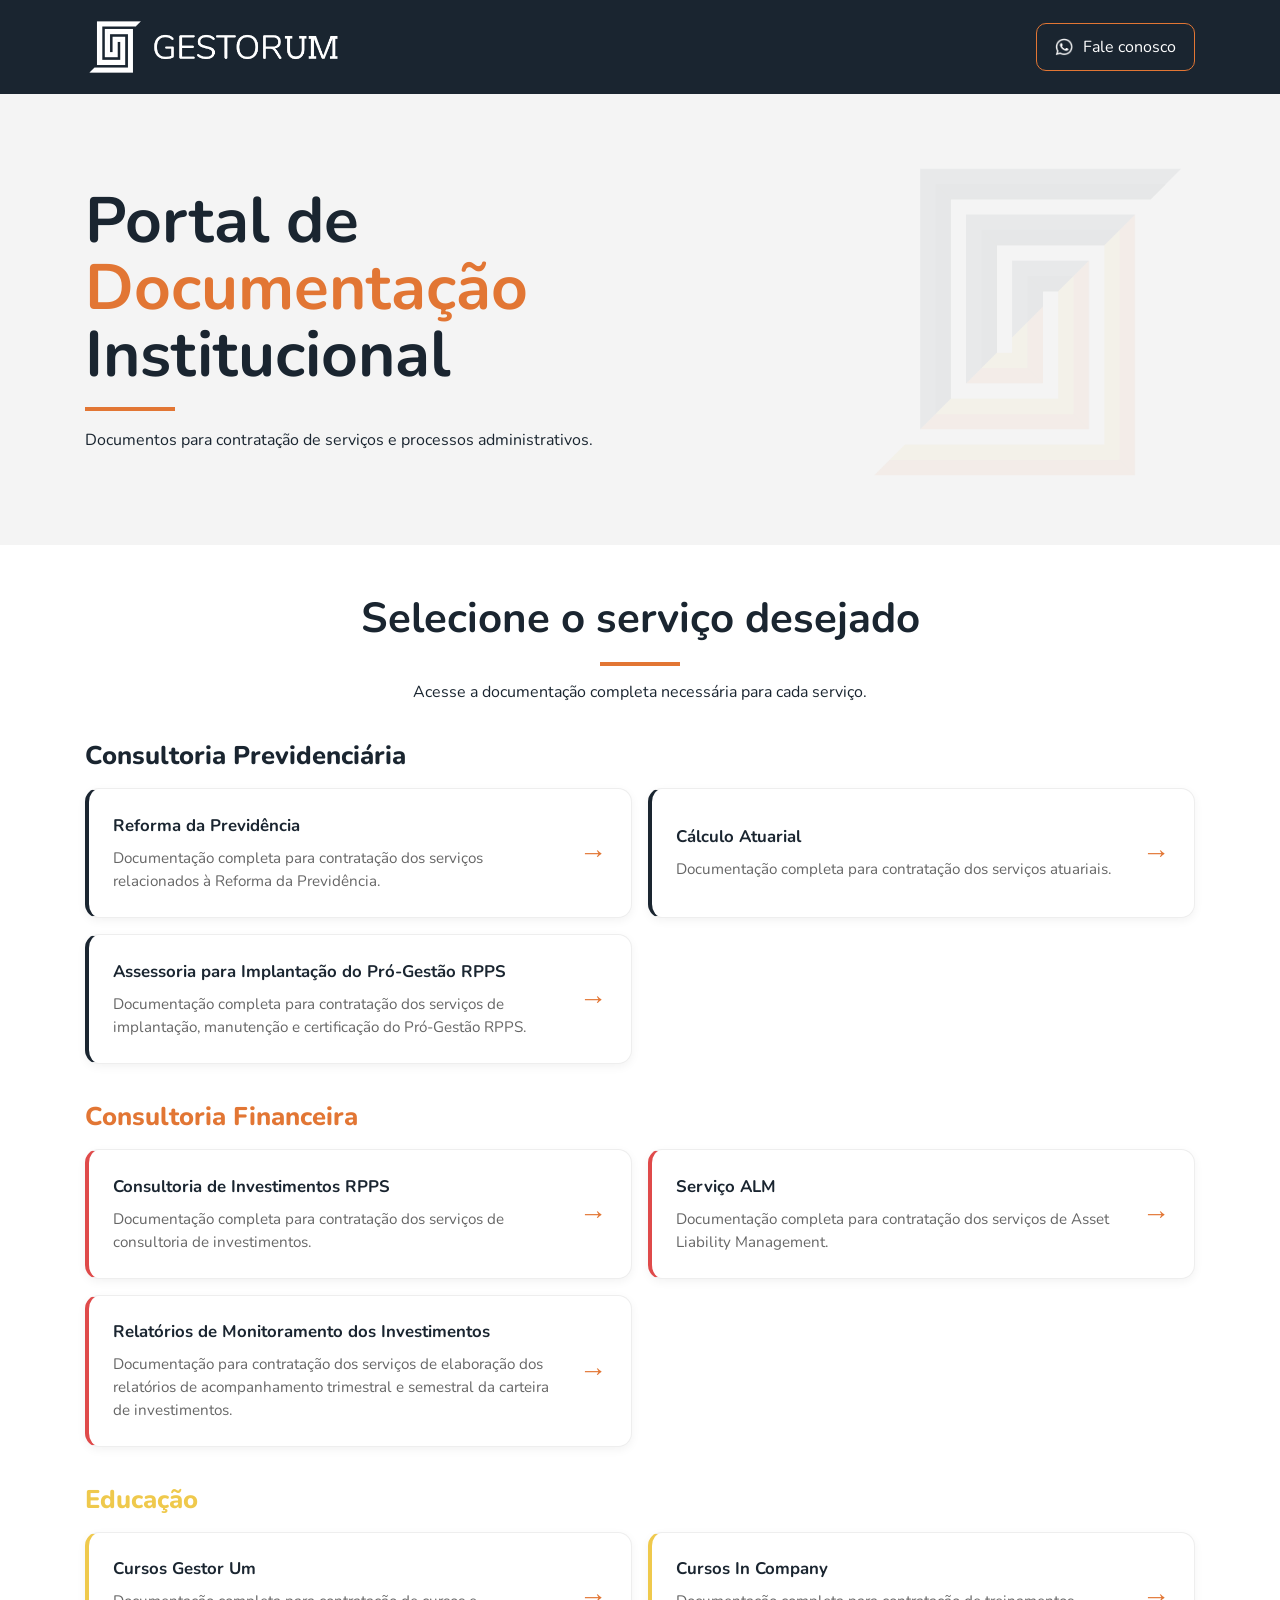
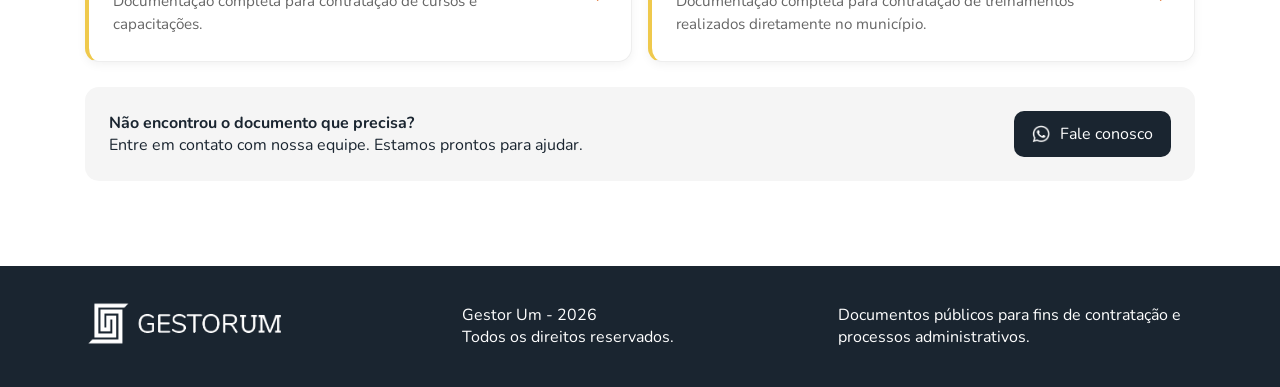
<file: index.html>
<!DOCTYPE html>

<html lang="pt-BR" xmlns:mso="urn:schemas-microsoft-com:office:office" xmlns:msdt="uuid:C2F41010-65B3-11d1-A29F-00AA00C14882">
<head>
<meta charset="utf-8">
<meta name="viewport" content="width=device-width, initial-scale=1">
<title>Portal de Documentação Institucional</title>

<link href="https://fonts.googleapis.com/css2?family=Nunito:wght@300;400;600;700;800&display=swap" rel="stylesheet">
<link rel="stylesheet" href="css/style.css">


<!--[if gte mso 9]><xml>
<mso:CustomDocumentProperties>
<mso:_dlc_DocId msdt:dt="string">JZPFFR4FUARF-394315672-218795</mso:_dlc_DocId>
<mso:_dlc_DocIdItemGuid msdt:dt="string">08bcb99a-9242-483f-92cd-2316de395acc</mso:_dlc_DocIdItemGuid>
<mso:_dlc_DocIdUrl msdt:dt="string">https://gestorumconsultoria.sharepoint.com/sites/Gestorum/_layouts/15/DocIdRedir.aspx?ID=JZPFFR4FUARF-394315672-218795, JZPFFR4FUARF-394315672-218795</mso:_dlc_DocIdUrl>
</mso:CustomDocumentProperties>
</xml><![endif]-->
</head>
<body>

<header class="topo">
    <div class="container nav">


    <img src="assets/logo-branca.png" class="logo" alt="Gestor Um">

    <a href="https://wa.me/555198764426" class="btn-whats" target="_blank">
        <img src="assets/wpp.png" alt="WhatsApp">
        <span>Fale conosco</span>
    </a>

</div>


</header>

<section class="hero">
    <div class="container hero-grid">


    <div>
        <h1>
            Portal de<br>
            <span>Documentação</span><br>
            Institucional
        </h1>

        <div class="linha"></div>

        <p>
            Documentos para contratação de serviços e processos administrativos.
        </p>
    </div>

    <div class="marca">
        <img src="assets/simbolo.png" alt="Símbolo">
    </div>

</div>

</section>

<section class="servicos">


<div class="container">

    <h2>Selecione o serviço desejado</h2>

    <div class="linha-centro"></div>

    <p class="sub">
        Acesse a documentação completa necessária para cada serviço.
    </p>

    <!-- PREVIDENCIÁRIA -->

    <h3 class="titulo-previdencia">Consultoria Previdenciária</h3>

    <div class="grid">

        <a href="reforma-previdencia/index.html" class="card">
            <div class="card-content">
                <strong>Reforma da Previdência</strong>
                <p>
                    Documentação completa para contratação dos serviços relacionados à Reforma da Previdência.
                </p>
            </div>
            <span>→</span>
        </a>

        <a href="calculo-atuarial/index.html" class="card">
            <div class="card-content">
                <strong>Cálculo Atuarial</strong>
                <p>
                    Documentação completa para contratação dos serviços atuariais.
                </p>
            </div>
            <span>→</span>
        </a>

        <a href="pro-gestao/index.html" class="card">
            <div class="card-content">
                <strong>Assessoria para Implantação do Pró-Gestão RPPS</strong>
                <p>
                    Documentação completa para contratação dos serviços de implantação, manutenção e certificação do Pró-Gestão RPPS.
                </p>
            </div>
            <span>→</span>
        </a>

    </div>

    <!-- FINANCEIRA -->

    <h3 class="titulo-financeira">Consultoria Financeira</h3>

    <div class="grid">

        <a href="consultoria-investimentos/index.html" class="card vermelho">
            <div class="card-content">
                <strong>Consultoria de Investimentos RPPS</strong>
                <p>
                    Documentação completa para contratação dos serviços de consultoria de investimentos.
                </p>
            </div>
            <span>→</span>
        </a>

        <a href="alm/index.html" class="card vermelho">
    <div class="card-content">
        <strong>Serviço ALM</strong>
        <p>Documentação completa para contratação dos serviços de Asset Liability Management.</p>
    </div>
    <span>→</span>
</a>

        <a href="monitoramento/index.html" class="card vermelho">
            <div class="card-content">
                <strong>Relatórios de Monitoramento dos Investimentos</strong>
                <p>
                    Documentação para contratação dos serviços de elaboração dos relatórios de acompanhamento trimestral e semestral da carteira de investimentos.
                </p>
            </div>
            <span>→</span>
        </a>

    </div>

    <!-- EDUCAÇÃO -->

    <h3 class="titulo-educacao">Educação</h3>

    <div class="grid">

        <a href="cursos/index.html" class="card amarelo">
            <div class="card-content">
                <strong>Cursos Gestor Um</strong>
                <p>
                    Documentação completa para contratação de cursos e capacitações.
                </p>
            </div>
            <span>→</span>
        </a>

        <a href="in-company/index.html" class="card amarelo">
            <div class="card-content">
                <strong>Cursos In Company</strong>
                <p>
                    Documentação completa para contratação de treinamentos realizados diretamente no município.
                </p>
            </div>
            <span>→</span>
        </a>

    </div>

    <!-- AJUDA -->

    <div class="ajuda">

        <div>
            <strong>Não encontrou o documento que precisa?</strong>
            <p>
                Entre em contato com nossa equipe.
                Estamos prontos para ajudar.
            </p>
        </div>

        <a href="https://wa.me/555198764426" class="btn-ajuda">
            <img src="assets/wpp.png" alt="WhatsApp">
            Fale conosco
        </a>

    </div>

</div>


</section>

<footer>


<div class="container rodape">

    <div>
        <img src="assets/logo-branca.png" class="logo-footer" alt="Gestor Um">
    </div>

    <div>
        Gestor Um - 2026<br>
        Todos os direitos reservados.
    </div>

    <div>
        Documentos públicos para fins de contratação e processos administrativos.
    </div>

</div>


</footer>

</body>
</html>
</file>
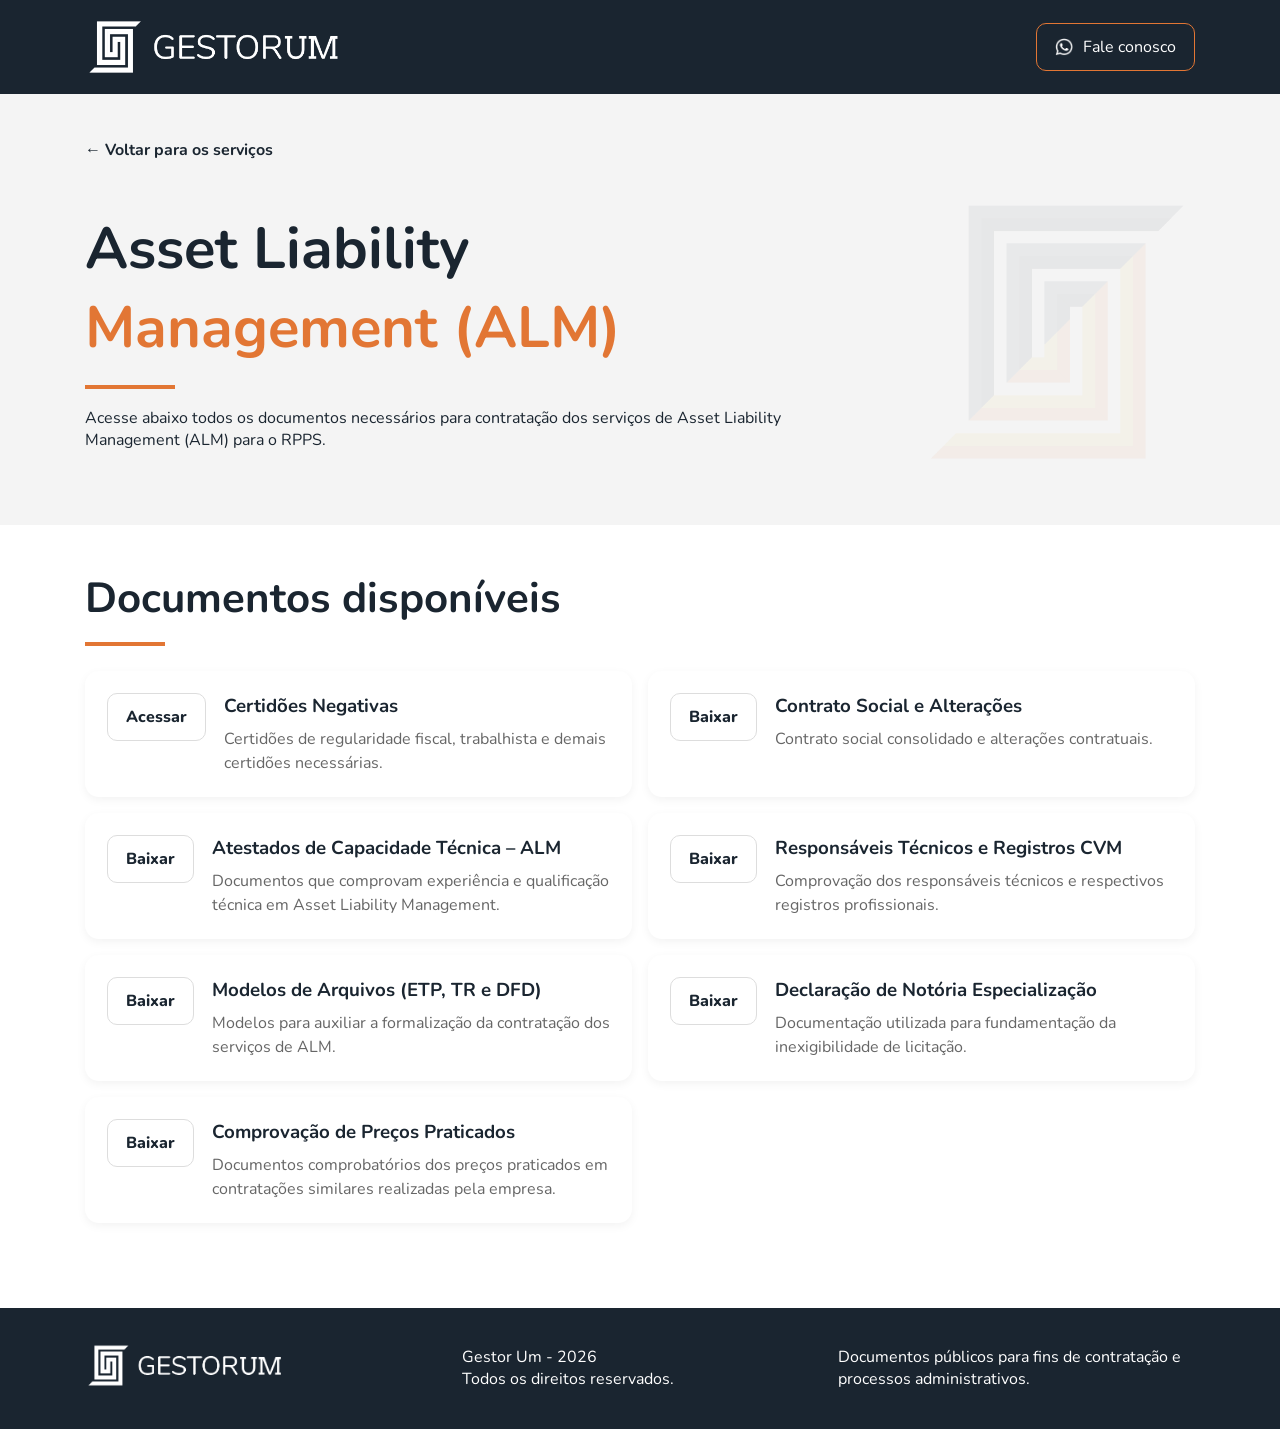
<file: alm/index.html>
<!DOCTYPE html>
<html lang="pt-BR" xmlns:mso="urn:schemas-microsoft-com:office:office" xmlns:msdt="uuid:C2F41010-65B3-11d1-A29F-00AA00C14882">
<head>
<meta charset="utf-8">
<meta name="viewport" content="width=device-width, initial-scale=1">

<title>Serviço ALM</title>

<link href="https://fonts.googleapis.com/css2?family=Nunito:wght@300;400;600;700;800&display=swap" rel="stylesheet">
<link rel="stylesheet" href="css/style.css">


<!--[if gte mso 9]><xml>
<mso:CustomDocumentProperties>
<mso:_dlc_DocId msdt:dt="string">JZPFFR4FUARF-394315672-218837</mso:_dlc_DocId>
<mso:_dlc_DocIdItemGuid msdt:dt="string">6f242f82-3830-4f8f-8267-194a45449d52</mso:_dlc_DocIdItemGuid>
<mso:_dlc_DocIdUrl msdt:dt="string">https://gestorumconsultoria.sharepoint.com/sites/Gestorum/_layouts/15/DocIdRedir.aspx?ID=JZPFFR4FUARF-394315672-218837, JZPFFR4FUARF-394315672-218837</mso:_dlc_DocIdUrl>
</mso:CustomDocumentProperties>
</xml><![endif]-->
</head>
<body>

<header class="topo">
    <div class="container nav">


    <img src="assets/logo-branca.png" class="logo" alt="Gestor Um">

    <a href="https://wa.me/555198764426" class="btn-whats" target="_blank">
        <img src="assets/wpp.png" alt="WhatsApp">
        <span>Fale conosco</span>
    </a>

</div>


</header>

<section class="hero">


<div class="container">

    <a href="../index.html" class="voltar">
        ← Voltar para os serviços
    </a>

    <div class="hero-grid">

        <div>

            <h1>
    Asset Liability<br>
    <span>Management (ALM)</span>
</h1>

            <div class="linha"></div>

            <p>
                Acesse abaixo todos os documentos necessários para contratação dos serviços de Asset Liability Management (ALM) para o RPPS.
            </p>

        </div>

        <div class="marca">
            <img src="assets/simbolo.png" alt="Símbolo">
        </div>

    </div>

</div>


</section>

<section class="documentos">
    <div class="container">

    <h2>Documentos disponíveis</h2>

    <div class="linha-centro"></div>

    <div class="grid-docs">

        <div class="doc-card">

            <a class="btn-download"
               href="https://drive.google.com/drive/folders/1YAc18ZNHWqh5fZzJHDf9xO2XRooSTmPc"
               target="_blank">
                Acessar
            </a>

            <div>
                <h3>Certidões Negativas</h3>
                <p>
                    Certidões de regularidade fiscal, trabalhista e demais certidões necessárias.
                </p>
            </div>

        </div>

        <div class="doc-card">

            <a class="btn-download"
               href="documentos/contrato-social.pdf"
               target="_blank">
                Baixar
            </a>

            <div>
                <h3>Contrato Social e Alterações</h3>
                <p>
                    Contrato social consolidado e alterações contratuais.
                </p>
            </div>

        </div>

        <div class="doc-card">

            <a class="btn-download"
               href="documentos/atestados-alm.zip">
                Baixar
            </a>

            <div>
                <h3>Atestados de Capacidade Técnica – ALM</h3>
                <p>
                    Documentos que comprovam experiência e qualificação técnica em Asset Liability Management.
                </p>
            </div>

        </div>

        <div class="doc-card">

            <a class="btn-download"
               href="documentos/responsaveis-cvm.zip">
                Baixar
            </a>

            <div>
                <h3>Responsáveis Técnicos e Registros CVM</h3>
                <p>
                    Comprovação dos responsáveis técnicos e respectivos registros profissionais.
                </p>
            </div>

        </div>

        <div class="doc-card">

            <a class="btn-download"
               href="documentos/modelo-etp-alm.zip">
                Baixar
            </a>

            <div>
                <h3>Modelos de Arquivos (ETP, TR e DFD)</h3>
                <p>
                    Modelos para auxiliar a formalização da contratação dos serviços de ALM.
                </p>
            </div>

        </div>

        <div class="doc-card">

            <a class="btn-download"
               href="documentos/notoria-especializacao.pdf"
               target="_blank">
                Baixar
            </a>

            <div>
                <h3>Declaração de Notória Especialização</h3>
                <p>
                    Documentação utilizada para fundamentação da inexigibilidade de licitação.
                </p>
            </div>

        </div>

        <div class="doc-card">

            <a class="btn-download"
               href="documentos/comprovacao-precos-alm.zip">
                Baixar
            </a>

            <div>
                <h3>Comprovação de Preços Praticados</h3>
                <p>
                    Documentos comprobatórios dos preços praticados em contratações similares realizadas pela empresa.
                </p>
            </div>

        </div>

    </div>

</div>


</section>

<footer>


<div class="container rodape">

    <div>
        <img src="assets/logo-branca.png" class="logo-footer" alt="Gestor Um">
    </div>

    <div>
        Gestor Um - 2026<br>
        Todos os direitos reservados.
    </div>

    <div>
        Documentos públicos para fins de contratação e processos administrativos.
    </div>

</div>

</footer>

</body>
</html>
</file>
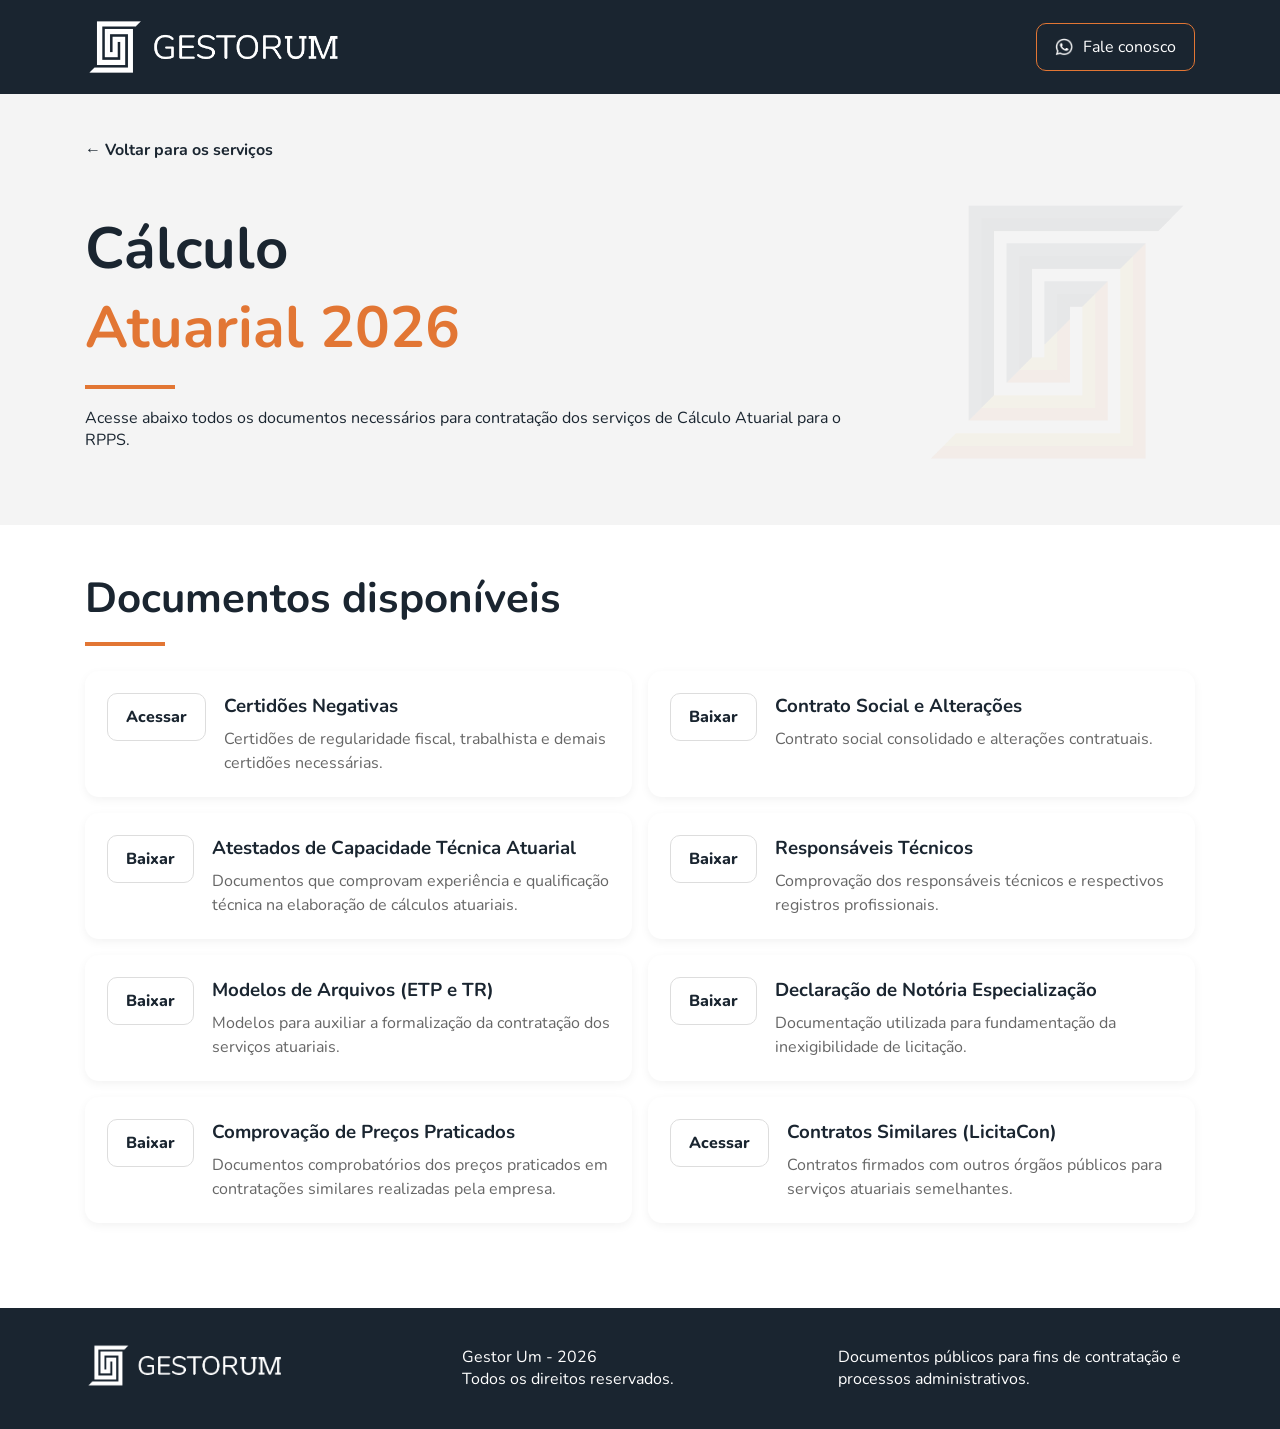
<file: calculo-atuarial/index.html>
<!DOCTYPE html>

<html lang="pt-BR" xmlns:mso="urn:schemas-microsoft-com:office:office" xmlns:msdt="uuid:C2F41010-65B3-11d1-A29F-00AA00C14882">
<head>
<meta charset="utf-8">
<meta name="viewport" content="width=device-width, initial-scale=1">

<title>Cálculo Atuarial 2026</title>

<link href="https://fonts.googleapis.com/css2?family=Nunito:wght@300;400;600;700;800&display=swap" rel="stylesheet">
<link rel="stylesheet" href="css/style.css">


<!--[if gte mso 9]><xml>
<mso:CustomDocumentProperties>
<mso:_dlc_DocId msdt:dt="string">JZPFFR4FUARF-394315672-218862</mso:_dlc_DocId>
<mso:_dlc_DocIdItemGuid msdt:dt="string">ace39376-6183-481e-8f4d-e8627f607633</mso:_dlc_DocIdItemGuid>
<mso:_dlc_DocIdUrl msdt:dt="string">https://gestorumconsultoria.sharepoint.com/sites/Gestorum/_layouts/15/DocIdRedir.aspx?ID=JZPFFR4FUARF-394315672-218862, JZPFFR4FUARF-394315672-218862</mso:_dlc_DocIdUrl>
</mso:CustomDocumentProperties>
</xml><![endif]-->
</head>
<body>

<header class="topo">
    <div class="container nav">


    <img src="assets/logo-branca.png" class="logo" alt="Gestor Um">

    <a href="https://wa.me/555198764426" class="btn-whats" target="_blank">
        <img src="assets/wpp.png" alt="WhatsApp">
        <span>Fale conosco</span>
    </a>

</div>


</header>

<section class="hero">


<div class="container">

    <a href="../index.html" class="voltar">
        ← Voltar para os serviços
    </a>

    <div class="hero-grid">

        <div>

            <h1>
                Cálculo<br>
                <span>Atuarial 2026</span>
            </h1>

            <div class="linha"></div>

            <p>
                Acesse abaixo todos os documentos necessários para contratação dos serviços de Cálculo Atuarial para o RPPS.
            </p>

        </div>

        <div class="marca">
            <img src="assets/simbolo.png" alt="Símbolo">
        </div>

    </div>

</div>


</section>

<section class="documentos">


<div class="container">

    <h2>Documentos disponíveis</h2>

    <div class="linha-centro"></div>

    <div class="grid-docs">

        <div class="doc-card">

            <a class="btn-download"
               href="https://drive.google.com/drive/folders/1j9W1Senav3ZweJAd1_HmLvD_iIJJ0HPS?usp=drive_link"
               target="_blank">
                Acessar
            </a>

            <div>
                <h3>Certidões Negativas</h3>
                <p>
                    Certidões de regularidade fiscal, trabalhista e demais certidões necessárias.
                </p>
            </div>

        </div>

        <div class="doc-card">

            <a class="btn-download"
               href="documentos/contrato-social.pdf"
               target="_blank">
                Baixar
            </a>

            <div>
                <h3>Contrato Social e Alterações</h3>
                <p>
                    Contrato social consolidado e alterações contratuais.
                </p>
            </div>

        </div>

        <div class="doc-card">

            <a class="btn-download"
               href="documentos/atestados-capacidade-tecnica-atuarial.zip">
                Baixar
            </a>

            <div>
                <h3>Atestados de Capacidade Técnica Atuarial</h3>
                <p>
                    Documentos que comprovam experiência e qualificação técnica na elaboração de cálculos atuariais.
                </p>
            </div>

        </div>

        <div class="doc-card">

            <a class="btn-download"
               href="documentos/responsaveis-tecnicos.zip">
                Baixar
            </a>

            <div>
                <h3>Responsáveis Técnicos</h3>
                <p>
                    Comprovação dos responsáveis técnicos e respectivos registros profissionais.
                </p>
            </div>

        </div>

        <div class="doc-card">

            <a class="btn-download"
               href="documentos/modelos-etp-tr.zip">
                Baixar
            </a>

            <div>
                <h3>Modelos de Arquivos (ETP e TR)</h3>
                <p>
                    Modelos para auxiliar a formalização da contratação dos serviços atuariais.
                </p>
            </div>

        </div>

        <div class="doc-card">

            <a class="btn-download"
               href="documentos/notoria-especializacao.pdf"
               target="_blank">
                Baixar
            </a>

            <div>
                <h3>Declaração de Notória Especialização</h3>
                <p>
                    Documentação utilizada para fundamentação da inexigibilidade de licitação.
                </p>
            </div>

        </div>

        <div class="doc-card">

            <a class="btn-download"
               href="documentos/comprovacao-precos.zip">
                Baixar
            </a>

            <div>
                <h3>Comprovação de Preços Praticados</h3>
                <p>
                    Documentos comprobatórios dos preços praticados em contratações similares realizadas pela empresa.
                </p>
            </div>

        </div>

        <div class="doc-card">

            <a class="btn-download"
               href="https://docs.google.com/document/d/1RQTseXUlVSpTSyoLVuonCREWkOg3NWUy/edit?usp=drive_link&ouid=101801395322158856685&rtpof=true&sd=true"
               target="_blank">
                Acessar
            </a>

            <div>
                <h3>Contratos Similares (LicitaCon)</h3>
                <p>
                    Contratos firmados com outros órgãos públicos para serviços atuariais semelhantes.
                </p>
            </div>

        </div>

    </div>

</div>


</section>

<footer>


<div class="container rodape">

    <div>
        <img src="assets/logo-branca.png" class="logo-footer" alt="Gestor Um">
    </div>

    <div>
        Gestor Um - 2026<br>
        Todos os direitos reservados.
    </div>

    <div>
        Documentos públicos para fins de contratação e processos administrativos.
    </div>

</div>


</footer>

</body>
</html>
</file>
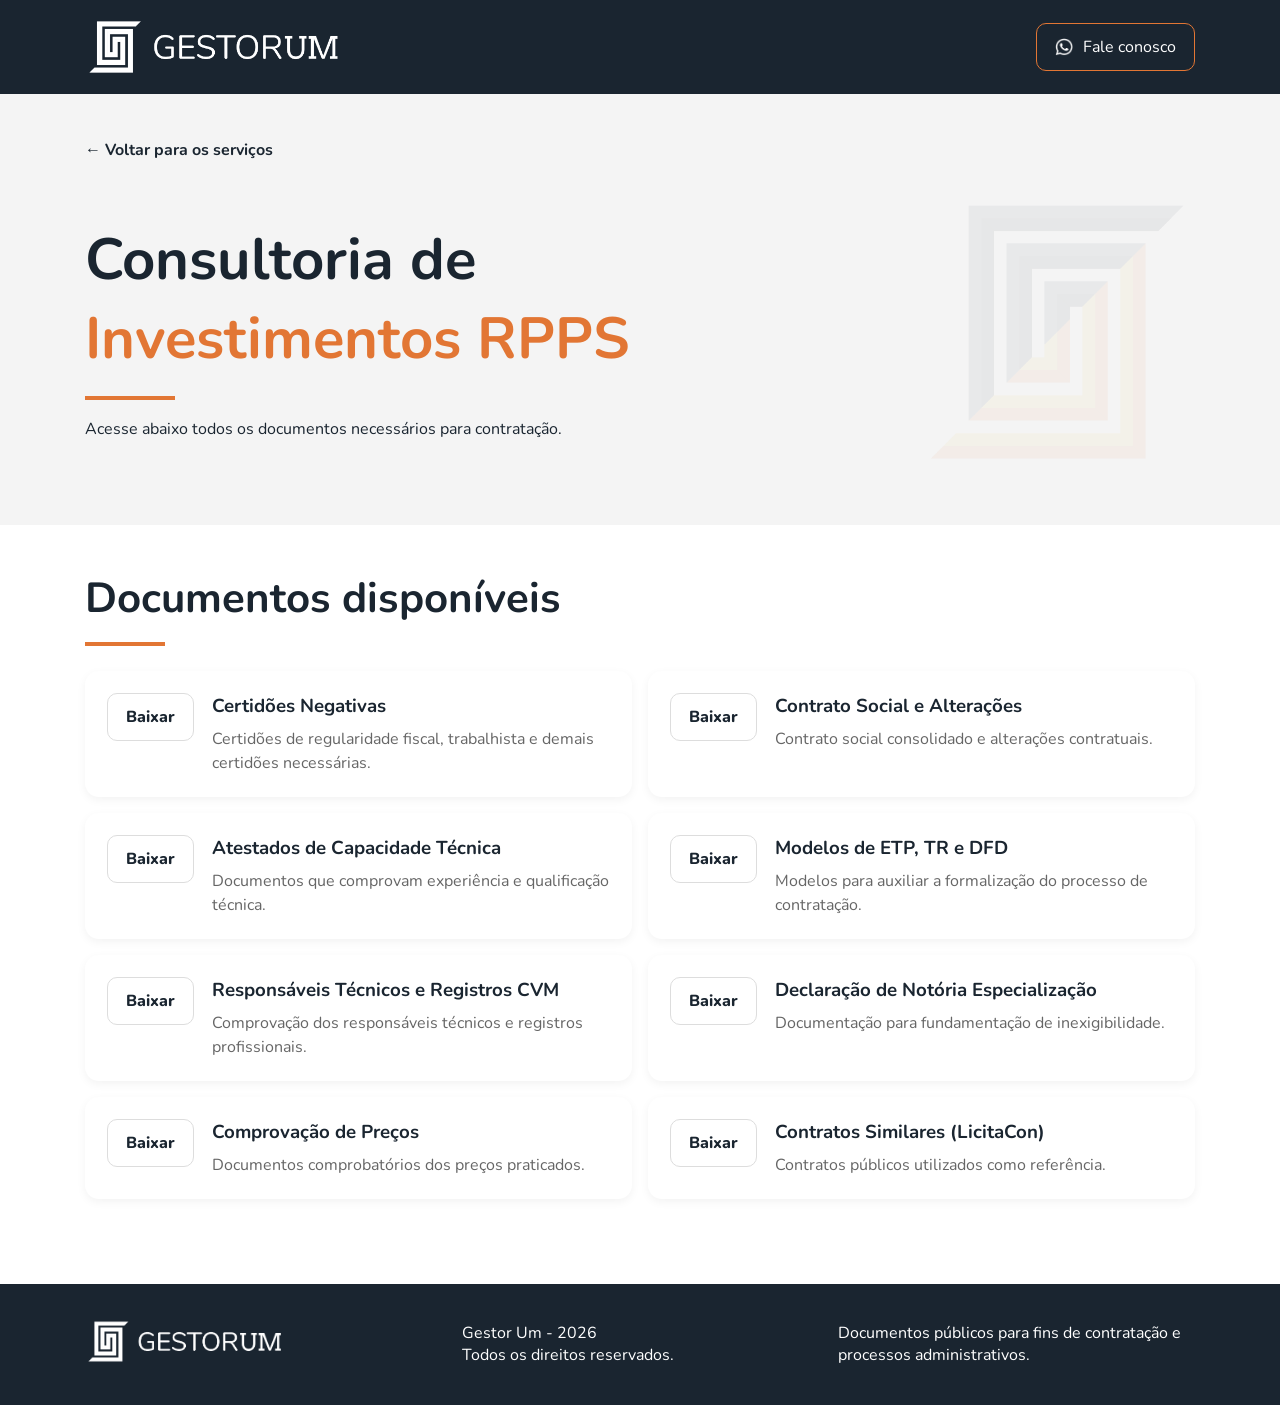
<file: consultoria-investimentos/index.html>
<!DOCTYPE html>
<html lang="pt-BR" xmlns:mso="urn:schemas-microsoft-com:office:office" xmlns:msdt="uuid:C2F41010-65B3-11d1-A29F-00AA00C14882">
<head>
<meta charset="utf-8">
<meta name="viewport" content="width=device-width, initial-scale=1">
<title>Consultoria de Investimentos RPPS</title>
<link href="https://fonts.googleapis.com/css2?family=Nunito:wght@300;400;600;700;800&display=swap" rel="stylesheet">
<link rel="stylesheet" href="css/style.css">

<!--[if gte mso 9]><xml>
<mso:CustomDocumentProperties>
<mso:_dlc_DocId msdt:dt="string">JZPFFR4FUARF-394315672-218810</mso:_dlc_DocId>
<mso:_dlc_DocIdItemGuid msdt:dt="string">2bb273bb-0301-48bd-a870-ae05caf21dc4</mso:_dlc_DocIdItemGuid>
<mso:_dlc_DocIdUrl msdt:dt="string">https://gestorumconsultoria.sharepoint.com/sites/Gestorum/_layouts/15/DocIdRedir.aspx?ID=JZPFFR4FUARF-394315672-218810, JZPFFR4FUARF-394315672-218810</mso:_dlc_DocIdUrl>
</mso:CustomDocumentProperties>
</xml><![endif]-->
</head>
<body>

<header class="topo">
<div class="container nav">
<img src="assets/logo-branca.png" class="logo" alt="Gestor Um">
<a href="https://wa.me/555198764426" class="btn-whats">
<img src="assets/wpp.png" alt="WhatsApp">
<span>Fale conosco</span>
</a>
</div>
</header>

<section class="hero">
<div class="container">
<a href="../index.html" class="voltar">← Voltar para os serviços</a>

<div class="hero-grid">
<div>
<h1>Consultoria de<br><span>Investimentos RPPS</span></h1>
<div class="linha"></div>
<p>Acesse abaixo todos os documentos necessários para contratação.</p>
</div>

<div class="marca">
<img src="assets/simbolo.png" alt="Símbolo">
</div>
</div>
</div>
</section>

<section class="documentos">
<div class="container">
<h2>Documentos disponíveis</h2>
<div class="linha-centro"></div>

<div class="grid-docs">

<div class="doc-card"><a class="btn-download" href="https://drive.google.com/drive/folders/1YAc18ZNHWqh5fZzJHDf9xO2XRooSTmPc"
target="_blank" download>Baixar</a><div><h3>Certidões Negativas</h3><p>Certidões de regularidade fiscal, trabalhista e demais certidões necessárias.</p></div></div>

<div class="doc-card"><a class="btn-download" href="documentos/contrato-social.pdf" target="_blank">Baixar</a><div><h3>Contrato Social e Alterações</h3><p>Contrato social consolidado e alterações contratuais.</p></div></div>

<div class="doc-card"><a class="btn-download" href="documentos/atestados-capacidade-tecnica.zip" download>Baixar</a><div><h3>Atestados de Capacidade Técnica</h3><p>Documentos que comprovam experiência e qualificação técnica.</p></div></div>

<div class="doc-card"><a class="btn-download" href="documentos/modelos-etp-tr-dfd.zip" download>Baixar</a><div><h3>Modelos de ETP, TR e DFD</h3><p>Modelos para auxiliar a formalização do processo de contratação.</p></div></div>

<div class="doc-card"><a class="btn-download" href="documentos/responsaveis-cvm.zip" download>Baixar</a><div><h3>Responsáveis Técnicos e Registros CVM</h3><p>Comprovação dos responsáveis técnicos e registros profissionais.</p></div></div>

<div class="doc-card"><a class="btn-download" href="documentos/notoria-especializacao.pdf" target="_blank">Baixar</a><div><h3>Declaração de Notória Especialização</h3><p>Documentação para fundamentação de inexigibilidade.</p></div></div>

<div class="doc-card"><a class="btn-download" href="documentos/comprovacao-precos.pdf" download>Baixar</a><div><h3>Comprovação de Preços</h3><p>Documentos comprobatórios dos preços praticados.</p></div></div>

<div class="doc-card"><a class="btn-download" href="https://docs.google.com/document/d/1nedt7XraSjrC8G6co65hAJMzq-UWch7t/edit"
target="_blank" download>Baixar</a><div><h3>Contratos Similares (LicitaCon)</h3><p>Contratos públicos utilizados como referência.</p></div></div>

</div>
</div>
</section>

<footer>
<div class="container rodape">
<div><img src="assets/logo-branca.png" class="logo-footer"></div>
<div>Gestor Um - 2026<br>Todos os direitos reservados.</div>
<div>Documentos públicos para fins de contratação e processos administrativos.</div>
</div>
</footer>

</body>
</html>
</file>
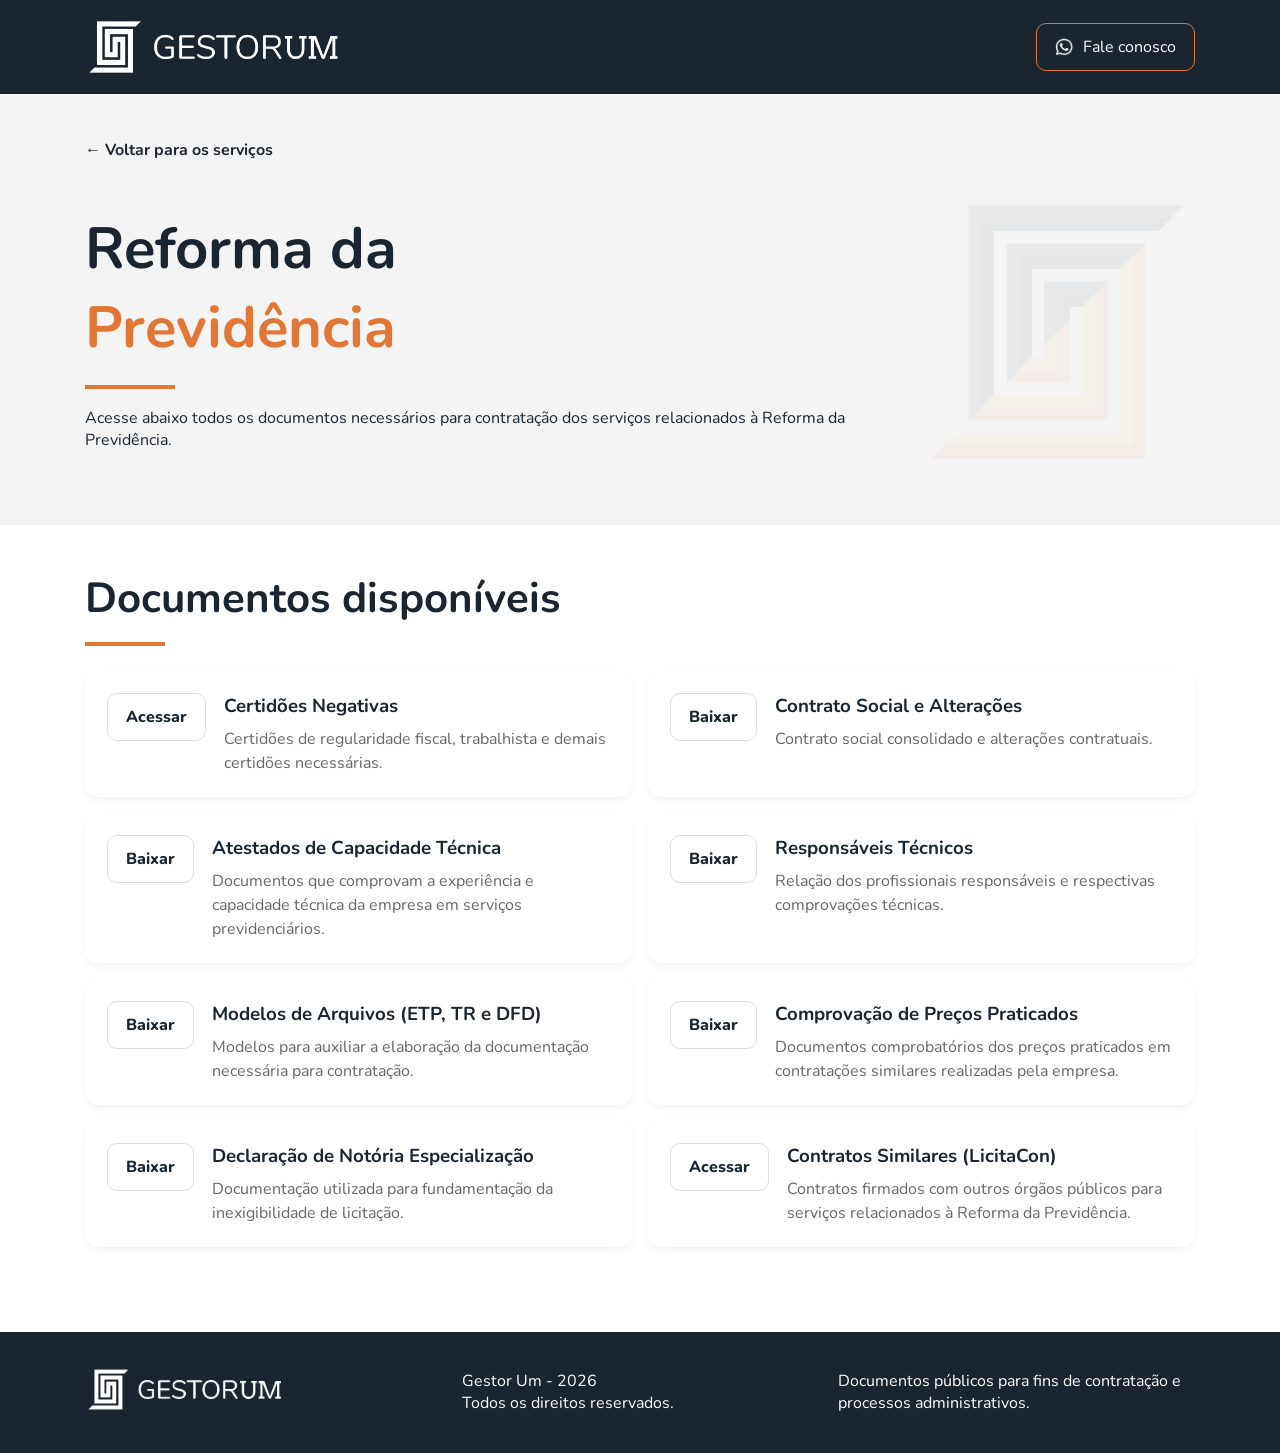
<file: reforma-previdencia/index.html>
<!DOCTYPE html>
<html lang="pt-BR" xmlns:mso="urn:schemas-microsoft-com:office:office" xmlns:msdt="uuid:C2F41010-65B3-11d1-A29F-00AA00C14882">
<head>
<meta charset="utf-8">
<meta name="viewport" content="width=device-width, initial-scale=1">

<title>Reforma da Previdência</title>

<link href="https://fonts.googleapis.com/css2?family=Nunito:wght@300;400;600;700;800&display=swap" rel="stylesheet">
<link rel="stylesheet" href="css/style.css">


<!--[if gte mso 9]><xml>
<mso:CustomDocumentProperties>
<mso:_dlc_DocId msdt:dt="string">JZPFFR4FUARF-394315672-218883</mso:_dlc_DocId>
<mso:_dlc_DocIdItemGuid msdt:dt="string">41560407-95dd-46f0-af5a-bb74fb8d3143</mso:_dlc_DocIdItemGuid>
<mso:_dlc_DocIdUrl msdt:dt="string">https://gestorumconsultoria.sharepoint.com/sites/Gestorum/_layouts/15/DocIdRedir.aspx?ID=JZPFFR4FUARF-394315672-218883, JZPFFR4FUARF-394315672-218883</mso:_dlc_DocIdUrl>
</mso:CustomDocumentProperties>
</xml><![endif]-->
</head>
<body>

<header class="topo">
    <div class="container nav">

        <img src="assets/logo-branca.png" class="logo" alt="Gestor Um">

        <a href="https://wa.me/555198764426" class="btn-whats" target="_blank">
            <img src="assets/wpp.png" alt="WhatsApp">
            <span>Fale conosco</span>
        </a>

    </div>
</header>

<section class="hero">

    <div class="container">

        <a href="../index.html" class="voltar">
            ← Voltar para os serviços
        </a>

        <div class="hero-grid">

            <div>

                <h1>
                    Reforma da<br>
                    <span>Previdência</span>
                </h1>

                <div class="linha"></div>

                <p>
                    Acesse abaixo todos os documentos necessários para contratação dos serviços relacionados à Reforma da Previdência.
                </p>

            </div>

            <div class="marca">
                <img src="assets/simbolo.png" alt="Símbolo">
            </div>

        </div>

    </div>

</section>

<section class="documentos">

    <div class="container">

        <h2>Documentos disponíveis</h2>

        <div class="linha-centro"></div>

        <div class="grid-docs">

            <div class="doc-card">

                <a class="btn-download"
                   href="https://drive.google.com/drive/folders/1j9W1Senav3ZweJAd1_HmLvD_iIJJ0HPS?usp=drive_link"
                   target="_blank">
                    Acessar
                </a>

                <div>
                    <h3>Certidões Negativas</h3>
                    <p>
                        Certidões de regularidade fiscal, trabalhista e demais certidões necessárias.
                    </p>
                </div>

            </div>

            <div class="doc-card">

                <a class="btn-download"
                   href="documentos/contrato-social.pdf"
                   target="_blank">
                    Baixar
                </a>

                <div>
                    <h3>Contrato Social e Alterações</h3>
                    <p>
                        Contrato social consolidado e alterações contratuais.
                    </p>
                </div>

            </div>

            <div class="doc-card">

                <a class="btn-download"
                   href="documentos/atestados-capacidade-tecnica.zip">
                    Baixar
                </a>

                <div>
                    <h3>Atestados de Capacidade Técnica</h3>
                    <p>
                        Documentos que comprovam a experiência e capacidade técnica da empresa em serviços previdenciários.
                    </p>
                </div>

            </div>

            <div class="doc-card">

                <a class="btn-download"
                   href="documentos/responsaveis-tecnicos.zip">
                    Baixar
                </a>

                <div>
                    <h3>Responsáveis Técnicos</h3>
                    <p>
                        Relação dos profissionais responsáveis e respectivas comprovações técnicas.
                    </p>
                </div>

            </div>

            <div class="doc-card">

                <a class="btn-download"
                   href="documentos/modelos-etp-tr.zip">
                    Baixar
                </a>

                <div>
                    <h3>Modelos de Arquivos (ETP, TR e DFD)</h3>
                    <p>
                        Modelos para auxiliar a elaboração da documentação necessária para contratação.
                    </p>
                </div>

            </div>

            <div class="doc-card">

                <a class="btn-download"
                   href="documentos/comprovacao-precos.zip">
                    Baixar
                </a>

                <div>
                    <h3>Comprovação de Preços Praticados</h3>
                    <p>
                        Documentos comprobatórios dos preços praticados em contratações similares realizadas pela empresa.
                    </p>
                </div>

            </div>

            <div class="doc-card">

                <a class="btn-download"
                   href="documentos/notoria-especializacao.pdf"
                   target="_blank">
                    Baixar
                </a>

                <div>
                    <h3>Declaração de Notória Especialização</h3>
                    <p>
                        Documentação utilizada para fundamentação da inexigibilidade de licitação.
                    </p>
                </div>

            </div>

            <div class="doc-card">

                <a class="btn-download"
                   href="https://docs.google.com/document/d/1d2jp2EGUXKHzd_vcDf5uHBuc05eXGlas/edit?usp=drive_link&ouid=101801395322158856685&rtpof=true&sd=true"
                   target="_blank">
                    Acessar
                </a>

                <div>
                    <h3>Contratos Similares (LicitaCon)</h3>
                    <p>
                        Contratos firmados com outros órgãos públicos para serviços relacionados à Reforma da Previdência.
                    </p>
                </div>

            </div>

        </div>

    </div>

</section>

<footer>

    <div class="container rodape">

        <div>
            <img src="assets/logo-branca.png" class="logo-footer" alt="Gestor Um">
        </div>

        <div>
            Gestor Um - 2026<br>
            Todos os direitos reservados.
        </div>

        <div>
            Documentos públicos para fins de contratação e processos administrativos.
        </div>

    </div>

</footer>

</body>
</html>
</file>
<file: css/style.css>
:root{
    --azul:#1A2530;
    --laranja:#E27634;
    --amarelo:#EFC94C;
    --vermelho:#DF4A4A;
}

*{
    margin:0;
    padding:0;
    box-sizing:border-box;
}

body{
    font-family:Nunito,sans-serif;
    color:var(--azul);
}

.container{
    max-width:1150px;
    margin:auto;
    padding:0 20px;
}

.topo{
    background:var(--azul);
    padding:18px 0;
}

.nav{
    display:flex;
    justify-content:space-between;
    align-items:center;
}

.logo{
    height:58px;
}

.btn-whats,
.btn-ajuda{
    display:flex;
    align-items:center;
    gap:10px;
    color:#fff;
    text-decoration:none;
    border:1px solid var(--laranja);
    padding:12px 18px;
    border-radius:10px;
    transition:.3s;
}

.btn-whats img,
.btn-ajuda img{
    width:18px;
    height:18px;
}

.btn-whats:hover,
.btn-ajuda:hover{
    transform:translateY(-3px);
    box-shadow:0 10px 25px rgba(226,118,52,.3);
    background:var(--laranja);
}

.hero{
    background:#f4f4f4;
    padding:45px 0;
}

.hero-grid{
    display:grid;
    grid-template-columns:1fr 380px;
    align-items:center;
}

.hero h1{
    font-size:64px;
    line-height:1.05;
}

.hero h1 span{
    color:var(--laranja);
}

.linha{
    width:90px;
    height:4px;
    background:var(--laranja);
    margin:18px 0;
}

.hero p{
    max-width:520px;
}

.marca{
    text-align:right;
}

.marca img{
    width:340px;
    opacity:.06;
}

.servicos{
    padding:45px 0;
}

.servicos h2{
    text-align:center;
    font-size:42px;
}

.linha-centro{
    width:80px;
    height:4px;
    background:var(--laranja);
    margin:15px auto;
}

.sub{
    text-align:center;
    margin-bottom:35px;
}

/* TÍTULOS DAS ÁREAS */

.servicos h3{
    margin:35px 0 15px;
}

.titulo-previdencia{
    color:var(--azul);
    font-size:1.6rem;
    font-weight:800;
}

.titulo-financeira{
    color:var(--laranja);
    font-size:1.6rem;
    font-weight:800;
}

.titulo-educacao{
    color:var(--amarelo);
    font-size:1.6rem;
    font-weight:800;
}

/* GRID */

.grid{
    display:grid;
    grid-template-columns:repeat(2,1fr);
    gap:16px;
    margin-bottom:20px;
}

/* CARDS */

.card{
    display:flex;
    justify-content:space-between;
    align-items:center;

    text-decoration:none;
    color:inherit;

    border:1px solid #eee;
    border-left:4px solid var(--azul);

    padding:24px;

    border-radius:14px;

    box-shadow:0 3px 10px rgba(0,0,0,.05);

    transition:.3s;

    gap:20px;

    min-height:130px;

    background:#fff;
}

.card:hover{
    transform:translateY(-4px);
    box-shadow:0 15px 30px rgba(0,0,0,.08);
}

.card-content{
    flex:1;
}

.card-content strong{
    display:block;
    font-size:1.05rem;
    margin-bottom:10px;
}

.card-content p{
    margin:0;
    color:#666;
    font-size:.95rem;
    line-height:1.5;
}

.card span{
    color:var(--laranja);
    font-size:28px;
    flex-shrink:0;
    transition:.3s;
}

.card:hover span{
    transform:translateX(6px);
}

.vermelho{
    border-left-color:var(--vermelho);
}

.amarelo{
    border-left-color:var(--amarelo);
}

/* BOX AJUDA */

.ajuda{
    background:#f5f5f5;
    padding:24px;
    border-radius:14px;
    display:flex;
    justify-content:space-between;
    align-items:center;
    margin-top:25px;
}

.btn-ajuda{
    background:var(--azul);
    border:none;
}

/* RODAPÉ */

footer{
    background:var(--azul);
    color:#fff;
    padding:35px 0;
    margin-top:40px;
}

.rodape{
    display:grid;
    grid-template-columns:1fr 1fr 1fr;
    gap:20px;
    align-items:center;
}

.logo-footer{
    height:45px;
}

/* RESPONSIVO */

@media(max-width:900px){

    .hero-grid,
    .rodape,
    .grid{
        grid-template-columns:1fr;
    }

    .marca{
        display:none;
    }

    .hero h1{
        font-size:42px;
    }

    .logo{
        height:42px;
    }

    .ajuda{
        flex-direction:column;
        gap:15px;
    }

}
</file>
<file: alm/css/style.css>
:root{--azul:#1A2530;--laranja:#E27634;}
*{margin:0;padding:0;box-sizing:border-box}
body{font-family:Nunito,sans-serif;color:var(--azul)}
.container{max-width:1150px;margin:auto;padding:0 20px}
.topo{background:var(--azul);padding:18px 0}
.nav{display:flex;justify-content:space-between;align-items:center}
.logo{height:58px}
.btn-whats{display:flex;align-items:center;gap:10px;color:#fff;text-decoration:none;border:1px solid var(--laranja);padding:12px 18px;border-radius:10px;transition:.3s}
.btn-whats:hover{background:var(--laranja);transform:translateY(-3px)}
.btn-whats img{width:18px;height:18px}
.hero{background:#f4f4f4;padding:45px 0}
.hero-grid{display:grid;grid-template-columns:1fr 320px;align-items:center}
.hero h1{font-size:58px}
.hero h1 span{color:var(--laranja)}
.linha,.linha-centro{height:4px;background:var(--laranja)}
.linha{width:90px;margin:18px 0}
.linha-centro{width:80px;margin:15px 0 25px}
.marca{text-align:right}
.marca img{width:280px;opacity:.06}
.voltar{text-decoration:none;color:var(--azul);font-weight:700;display:inline-block;margin-bottom:20px}
.documentos{padding:45px 0}
.documentos h2{font-size:42px}
.grid-docs{display:grid;grid-template-columns:repeat(2,1fr);gap:16px}
.doc-card{display:flex;gap:18px;background:#fff;padding:22px;border-radius:14px;box-shadow:0 3px 10px rgba(0,0,0,.05)}
.doc-card h3{margin-bottom:8px}
.doc-card p{color:#666;line-height:1.5}
.btn-download{text-decoration:none;color:var(--azul);font-weight:800;border:1px solid #ddd;padding:12px 18px;border-radius:10px;height:fit-content;transition:.3s}
.btn-download:hover{background:var(--laranja);color:#fff}
footer{background:var(--azul);color:#fff;padding:35px 0;margin-top:40px}
.rodape{display:grid;grid-template-columns:1fr 1fr 1fr;gap:20px;align-items:center}
.logo-footer{height:45px}
@media(max-width:900px){.hero-grid,.grid-docs,.rodape{grid-template-columns:1fr}.marca{display:none}}
</file>
<file: calculo-atuarial/css/style.css>
:root{--azul:#1A2530;--laranja:#E27634;}
*{margin:0;padding:0;box-sizing:border-box}
body{font-family:Nunito,sans-serif;color:var(--azul)}
.container{max-width:1150px;margin:auto;padding:0 20px}
.topo{background:var(--azul);padding:18px 0}
.nav{display:flex;justify-content:space-between;align-items:center}
.logo{height:58px}
.btn-whats{display:flex;align-items:center;gap:10px;color:#fff;text-decoration:none;border:1px solid var(--laranja);padding:12px 18px;border-radius:10px;transition:.3s}
.btn-whats:hover{background:var(--laranja);transform:translateY(-3px)}
.btn-whats img{width:18px;height:18px}
.hero{background:#f4f4f4;padding:45px 0}
.hero-grid{display:grid;grid-template-columns:1fr 320px;align-items:center}
.hero h1{font-size:58px}
.hero h1 span{color:var(--laranja)}
.linha,.linha-centro{height:4px;background:var(--laranja)}
.linha{width:90px;margin:18px 0}
.linha-centro{width:80px;margin:15px 0 25px}
.marca{text-align:right}
.marca img{width:280px;opacity:.06}
.voltar{text-decoration:none;color:var(--azul);font-weight:700;display:inline-block;margin-bottom:20px}
.documentos{padding:45px 0}
.documentos h2{font-size:42px}
.grid-docs{display:grid;grid-template-columns:repeat(2,1fr);gap:16px}
.doc-card{display:flex;gap:18px;background:#fff;padding:22px;border-radius:14px;box-shadow:0 3px 10px rgba(0,0,0,.05)}
.doc-card h3{margin-bottom:8px}
.doc-card p{color:#666;line-height:1.5}
.btn-download{text-decoration:none;color:var(--azul);font-weight:800;border:1px solid #ddd;padding:12px 18px;border-radius:10px;height:fit-content;transition:.3s}
.btn-download:hover{background:var(--laranja);color:#fff}
footer{background:var(--azul);color:#fff;padding:35px 0;margin-top:40px}
.rodape{display:grid;grid-template-columns:1fr 1fr 1fr;gap:20px;align-items:center}
.logo-footer{height:45px}
@media(max-width:900px){.hero-grid,.grid-docs,.rodape{grid-template-columns:1fr}.marca{display:none}}
</file>
<file: consultoria-investimentos/css/style.css>
:root{--azul:#1A2530;--laranja:#E27634;}
*{margin:0;padding:0;box-sizing:border-box}
body{font-family:Nunito,sans-serif;color:var(--azul)}
.container{max-width:1150px;margin:auto;padding:0 20px}
.topo{background:var(--azul);padding:18px 0}
.nav{display:flex;justify-content:space-between;align-items:center}
.logo{height:58px}
.btn-whats{display:flex;align-items:center;gap:10px;color:#fff;text-decoration:none;border:1px solid var(--laranja);padding:12px 18px;border-radius:10px;transition:.3s}
.btn-whats:hover{background:var(--laranja);transform:translateY(-3px)}
.btn-whats img{width:18px;height:18px}
.hero{background:#f4f4f4;padding:45px 0}
.hero-grid{display:grid;grid-template-columns:1fr 320px;align-items:center}
.hero h1{font-size:58px}
.hero h1 span{color:var(--laranja)}
.linha,.linha-centro{height:4px;background:var(--laranja)}
.linha{width:90px;margin:18px 0}
.linha-centro{width:80px;margin:15px 0 25px}
.marca{text-align:right}
.marca img{width:280px;opacity:.06}
.voltar{text-decoration:none;color:var(--azul);font-weight:700;display:inline-block;margin-bottom:20px}
.documentos{padding:45px 0}
.documentos h2{font-size:42px}
.grid-docs{display:grid;grid-template-columns:repeat(2,1fr);gap:16px}
.doc-card{display:flex;gap:18px;background:#fff;padding:22px;border-radius:14px;box-shadow:0 3px 10px rgba(0,0,0,.05)}
.doc-card h3{margin-bottom:8px}
.doc-card p{color:#666;line-height:1.5}
.btn-download{text-decoration:none;color:var(--azul);font-weight:800;border:1px solid #ddd;padding:12px 18px;border-radius:10px;height:fit-content;transition:.3s}
.btn-download:hover{background:var(--laranja);color:#fff}
footer{background:var(--azul);color:#fff;padding:35px 0;margin-top:40px}
.rodape{display:grid;grid-template-columns:1fr 1fr 1fr;gap:20px;align-items:center}
.logo-footer{height:45px}
@media(max-width:900px){.hero-grid,.grid-docs,.rodape{grid-template-columns:1fr}.marca{display:none}}
</file>
<file: reforma-previdencia/css/style.css>
:root{--azul:#1A2530;--laranja:#E27634;}
*{margin:0;padding:0;box-sizing:border-box}
body{font-family:Nunito,sans-serif;color:var(--azul)}
.container{max-width:1150px;margin:auto;padding:0 20px}
.topo{background:var(--azul);padding:18px 0}
.nav{display:flex;justify-content:space-between;align-items:center}
.logo{height:58px}
.btn-whats{display:flex;align-items:center;gap:10px;color:#fff;text-decoration:none;border:1px solid var(--laranja);padding:12px 18px;border-radius:10px;transition:.3s}
.btn-whats:hover{background:var(--laranja);transform:translateY(-3px)}
.btn-whats img{width:18px;height:18px}
.hero{background:#f4f4f4;padding:45px 0}
.hero-grid{display:grid;grid-template-columns:1fr 320px;align-items:center}
.hero h1{font-size:58px}
.hero h1 span{color:var(--laranja)}
.linha,.linha-centro{height:4px;background:var(--laranja)}
.linha{width:90px;margin:18px 0}
.linha-centro{width:80px;margin:15px 0 25px}
.marca{text-align:right}
.marca img{width:280px;opacity:.06}
.voltar{text-decoration:none;color:var(--azul);font-weight:700;display:inline-block;margin-bottom:20px}
.documentos{padding:45px 0}
.documentos h2{font-size:42px}
.grid-docs{display:grid;grid-template-columns:repeat(2,1fr);gap:16px}
.doc-card{display:flex;gap:18px;background:#fff;padding:22px;border-radius:14px;box-shadow:0 3px 10px rgba(0,0,0,.05)}
.doc-card h3{margin-bottom:8px}
.doc-card p{color:#666;line-height:1.5}
.btn-download{text-decoration:none;color:var(--azul);font-weight:800;border:1px solid #ddd;padding:12px 18px;border-radius:10px;height:fit-content;transition:.3s}
.btn-download:hover{background:var(--laranja);color:#fff}
footer{background:var(--azul);color:#fff;padding:35px 0;margin-top:40px}
.rodape{display:grid;grid-template-columns:1fr 1fr 1fr;gap:20px;align-items:center}
.logo-footer{height:45px}
@media(max-width:900px){.hero-grid,.grid-docs,.rodape{grid-template-columns:1fr}.marca{display:none}}
</file>
